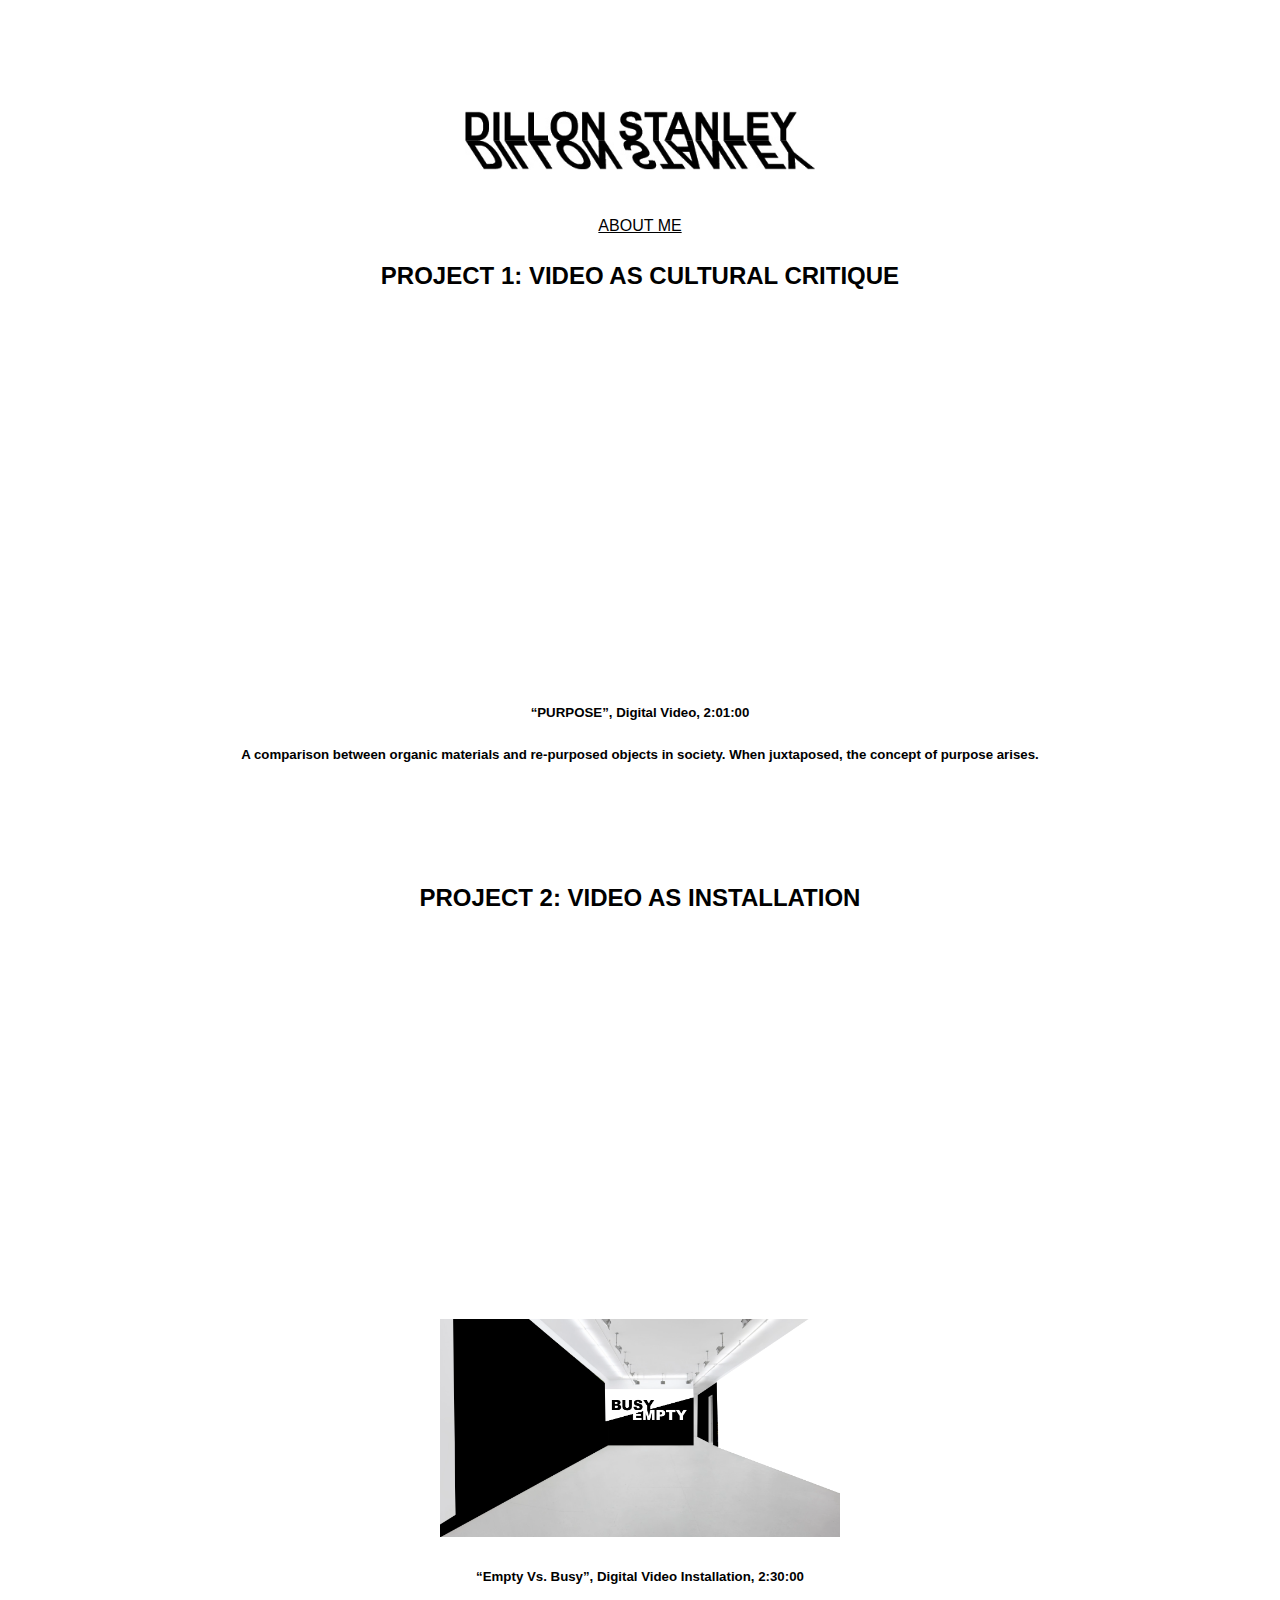
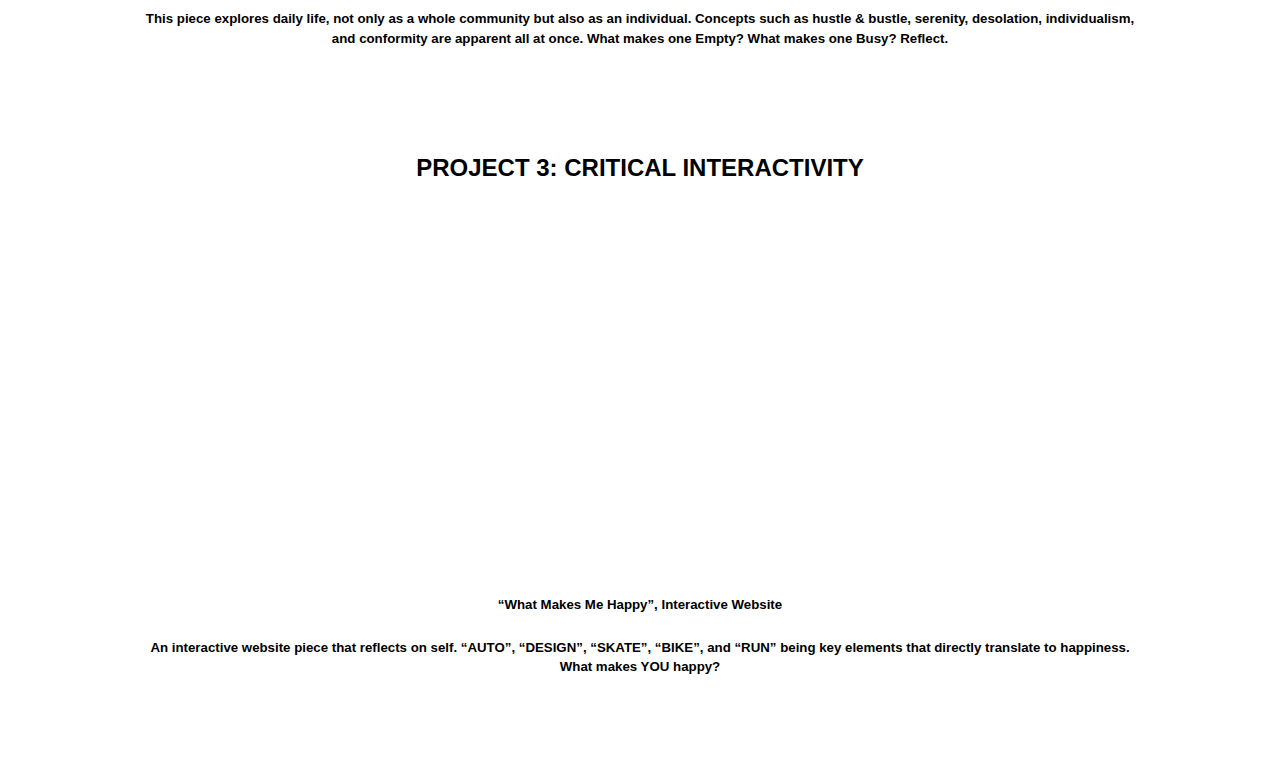
<file: index.html>
<!DOCTYPE html>
<html>

<head>
  <meta charset="utf-8">
  <title>©ITY SPORTSWEAR GIT HUB</title>
  <link rel="stylesheet" type="text/css" href="main.css">
  <style>
    /* unvisited link */
    a:link {
      color: black;
    }

    /* visited link */
    a:visited {
      color: orange;
    }

    /* mouse over link */
    a:hover {
      color: hotpink;
    }

    /* selected link */
    a:active {
      color: yellow;
    }
  </style>
</head>

<body>
  <h1> <img src="Images/DSart75.jpg" width=350px> </h1>
  <p>
    <a href="statement.html">ABOUT ME</a>
  </p>
  <h2> PROJECT 1: VIDEO AS CULTURAL CRITIQUE </h2>
  <iframe src="https://player.vimeo.com/video/305642949" width="640" height="360" frameborder="0" webkitallowfullscreen mozallowfullscreen allowfullscreen></iframe>
  <p>
    <h5>“PURPOSE”, Digital Video, 2:01:00<h5>
        A comparison between organic materials and re-purposed objects in society. When juxtaposed, the concept of purpose arises.
  </p>
  <br>
  <br>
  <br>
  <br>

  <h2> PROJECT 2: VIDEO AS INSTALLATION </h2>
  <iframe src="https://player.vimeo.com/video/305649781" width="640" height="360" frameborder="0" webkitallowfullscreen mozallowfullscreen allowfullscreen></iframe>
  <p> <img src="Images/bustemptyinstallgallerymock.png" width=400px>
  </p>
  <p>
    <h5>“Empty Vs. Busy”, Digital Video Installation, 2:30:00<h5>
        This piece explores daily life, not only as a whole community but also as an individual. Concepts such as hustle & bustle, serenity, desolation, individualism, and conformity are apparent all at once.
        What makes one Empty? What makes one Busy? Reflect.
        <br>
        <br>
        <br>
        <br>
        <br>

        <h2> PROJECT 3: CRITICAL INTERACTIVITY </h2>
        <iframe src="https://player.vimeo.com/video/305654419" width="640" height="360" frameborder="0" webkitallowfullscreen mozallowfullscreen allowfullscreen></iframe>
        <p>
          <h5>“What Makes Me Happy”, Interactive Website<h5>
              An interactive website piece that reflects on self. “AUTO”, “DESIGN”, “SKATE”, “BIKE”, and “RUN” being key elements that directly translate to happiness. What makes YOU happy?
        </p>

</body>

</html>
</file>
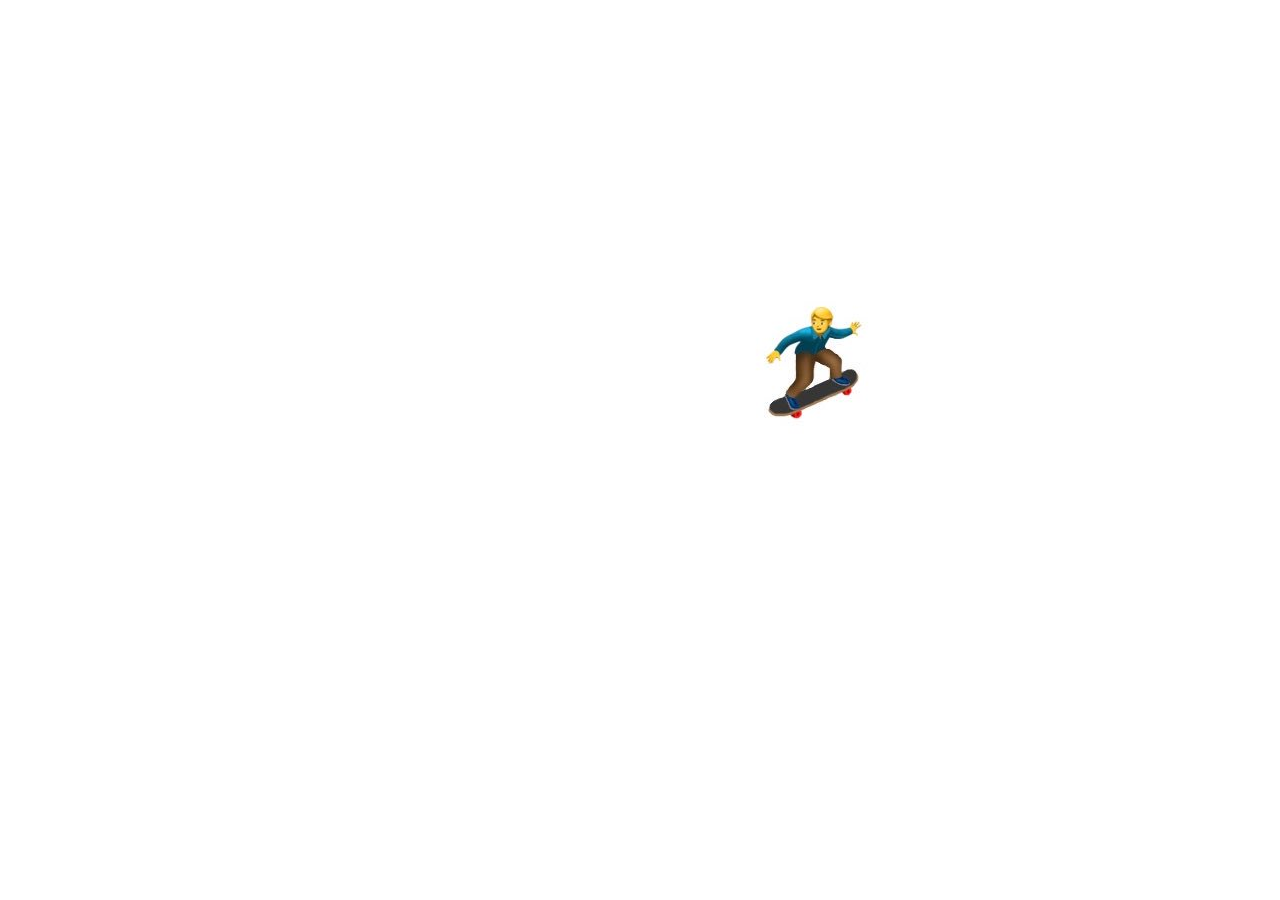
<file: Project3/Index.HTML>
<!DOCTYPE html>
<html lang="en" dir="ltr">

<head>
  <meta charset="utf-8">
  <title>WHAT MAKES YOU HAPPY</title>
  <link rel="stylesheet" type="text/css" href="main.css">
</head>

<body>

  <div class="emoji1">
    <a href="https://citysportswear.github.io/Project3/pagetwo.html"><img src="https://citysportswear.github.io/Images/SKATEEMOJI.jpg"><a>
    </div>
          <body>


</html>
</file>
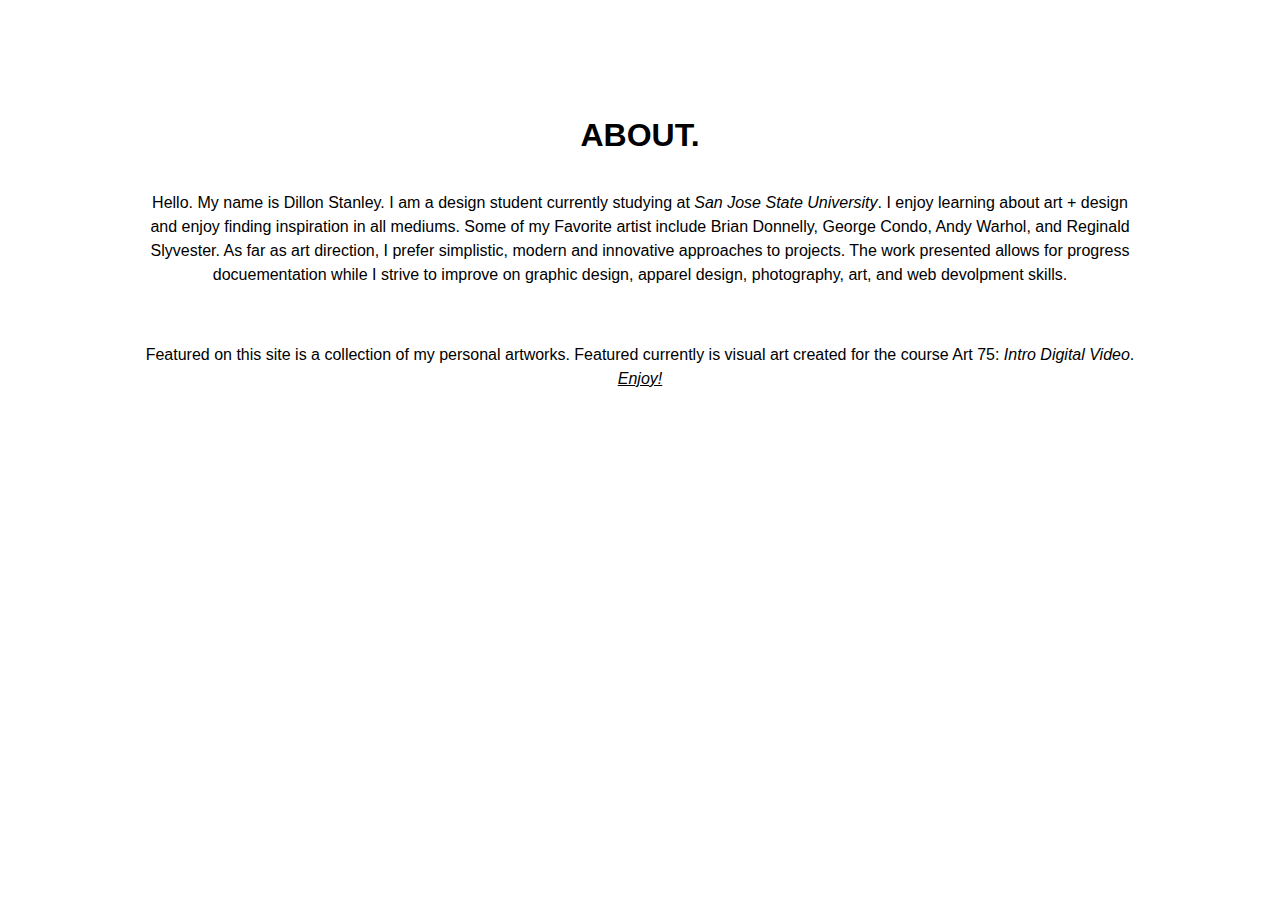
<file: statement.html>
<!DOCTYPE html>
<html>

<head>
  <meta charset="utf-8">
  <title>ABOUT ME | statement</title>
  <link rel="stylesheet" type="text/css" href="main.css">
  <style>
    /* unvisited link */
    a:link {
      color: black;
    }

    /* visited link */
    a:visited {
      color: orange;
    }

    /* mouse over link */
    a:hover {
      color: hotpink;
    }

    /* selected link */
    a:active {
      color: yellow;
    }
  </style>
</head>

<body>
  <h1>ABOUT.</h1>
  <p>Hello. My name is Dillon Stanley. I am a design student currently studying at <em>San Jose State University</em>. I enjoy learning about art + design and enjoy finding inspiration in all mediums.
Some of my Favorite artist include Brian Donnelly, George Condo, Andy Warhol, and Reginald Slyvester. As far as art direction, I prefer simplistic, modern and innovative approaches to projects. The work presented allows
for progress docuementation while I strive to improve on graphic design, apparel design, photography, art, and web devolpment skills.
  </p>
<br>
<p>
Featured on this site is a collection of my personal artworks. Featured currently is visual art created for the course Art 75: <em>Intro Digital Video</em>. <a href="https://citysportswear.github.io"><em>Enjoy!</em></a>
  </p>
</body>

</html>
</file>
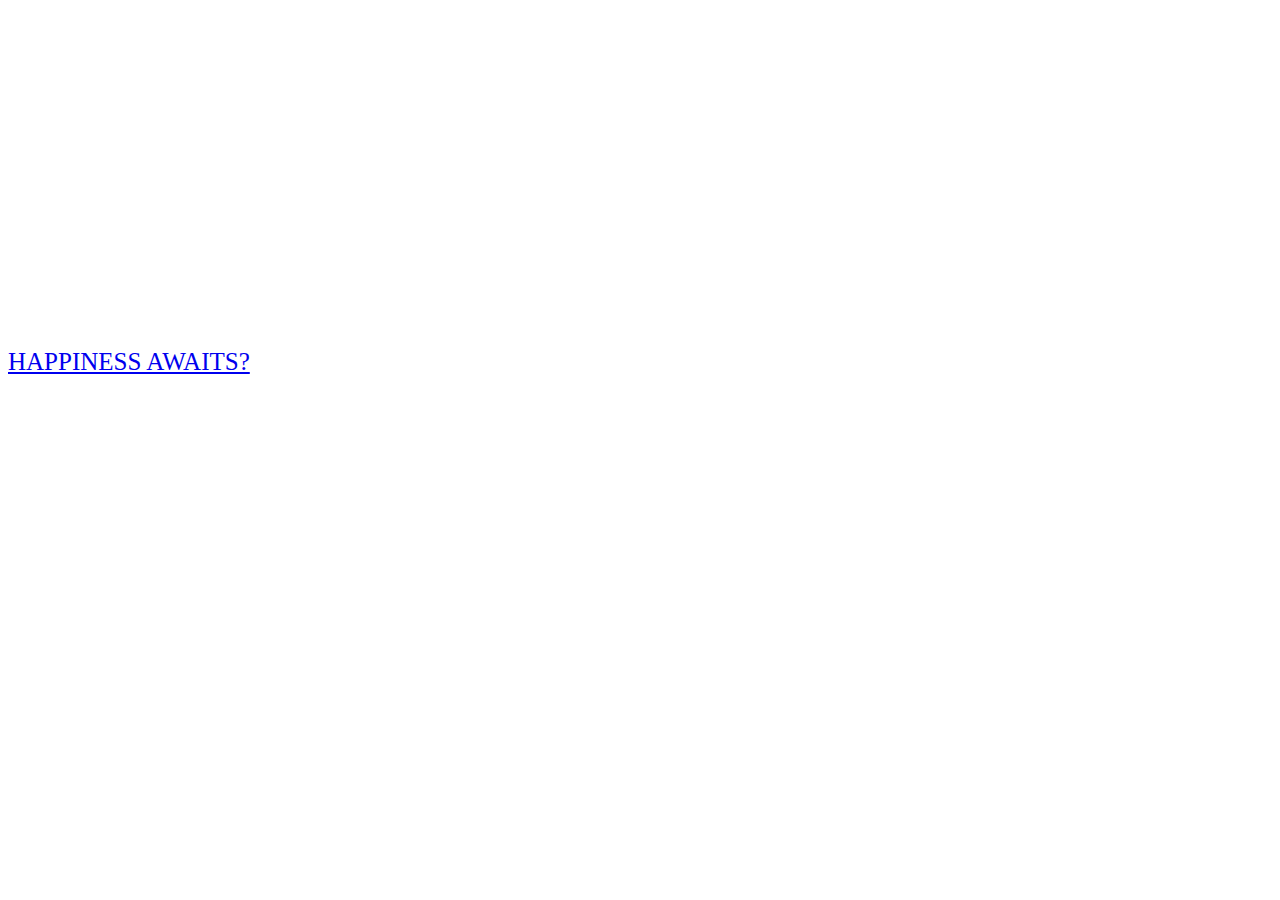
<file: Project3/pagethree.html>
<html>

<head>
  <meta charset="utf-8">
  <title>WHAT MAKES YOU HAPPY?</title> <!-- put your net art project title here -->
  <link rel="stylesheet" type="text/css" href="main.css">
</head>

<body>

  </p>
  <iframe width="560" height="315" src="https://www.youtube.com/embed/YZZvQarCGrI" frameborder="0" allow="accelerometer; autoplay; encrypted-media; gyroscope; picture-in-picture" allowfullscreen></iframe>
  <p><a href="https://www.redcross.org/donate/hurricanes-2018-donations.html/">HAPPINESS AWAITS?</a></p>

</body>

</html>
</file>
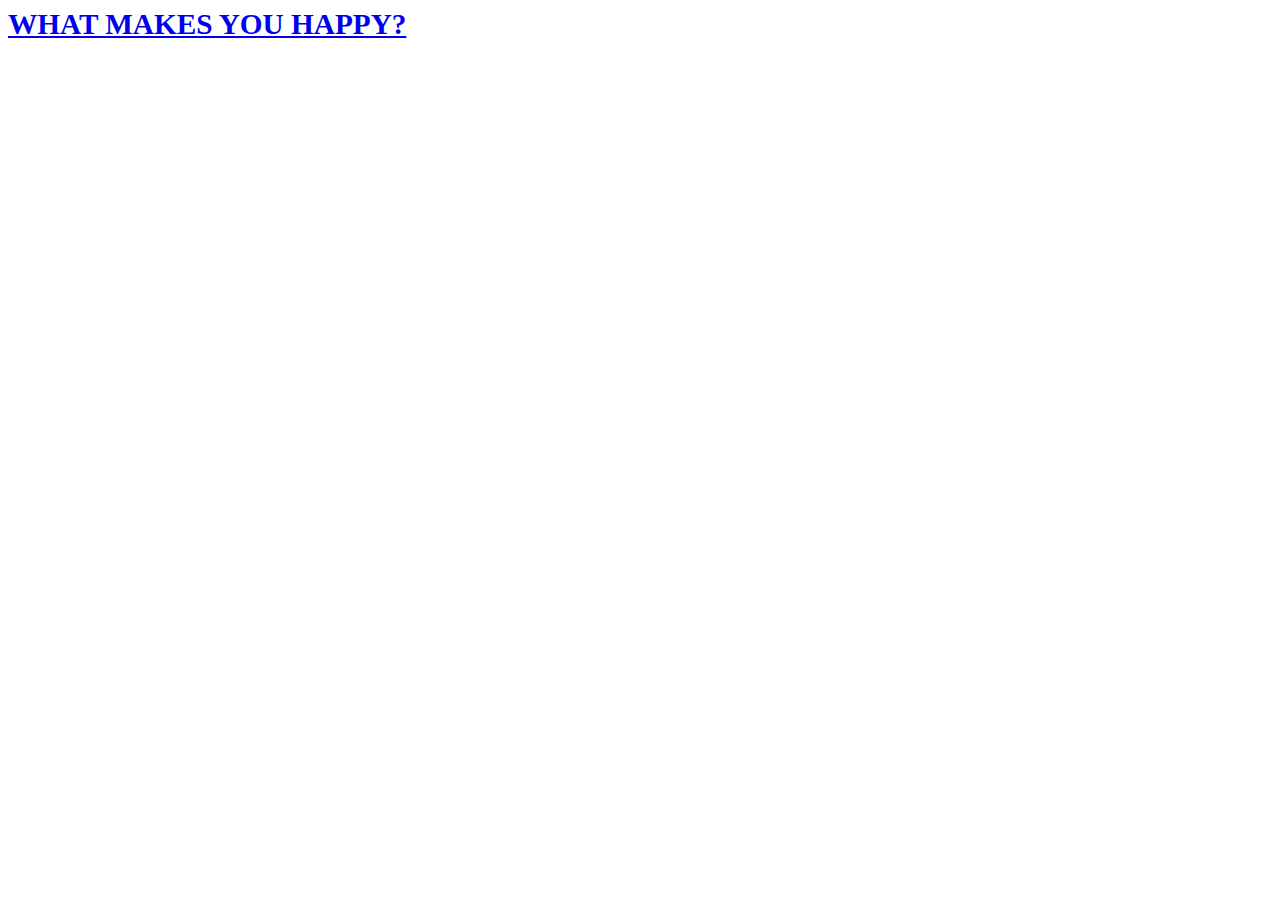
<file: Project3/pagetwo.html>
<html>

<head>
  <meta charset="utf-8">
  <title>WHAT MAKES YOU HAPPY?</title> <!-- put your net art project title here -->
  <link rel="stylesheet" type="text/css" href="main.css">
</head>


<body>
  <h3><a href="https://citysportswear.github.io/Project3/pagethree.html">WHAT MAKES YOU HAPPY?</a></h3>

  <body>
    <html>
</file>
<file: main.css>
body {
  margin: 30px auto;
  max-width: 1000px;
  font-family: "Helvetica", "Arial", sans-serif;
  line-height: 1.5;
  padding: 30px 20px;
  text-align: center;
  
}

h1 {
  padding: 30px 0px 10px 0px;
}

.portfolio-item1 {

}
</file>
<file: Project3/main.css>
body {

  font-family: "Times New Roman", Times, serif;
  font-size: 25px;
  color: orange
}

.myvideo {
  padding-top: 250px;
   padding-right:  250px;
   padding-bottom: 250px;
   padding-left: 250px;
}

.emoji1 {
  padding-top: 250px;
   padding-right: 250px;
   padding-bottom: 250px;
   padding-left: 700px;
}

.WHATMAKESYOUHAPPY {
  padding-top: 250px;
   padding-right: 250px;
   padding-bottom: 250px;
   padding-left: 500px;

}




}
</file>
